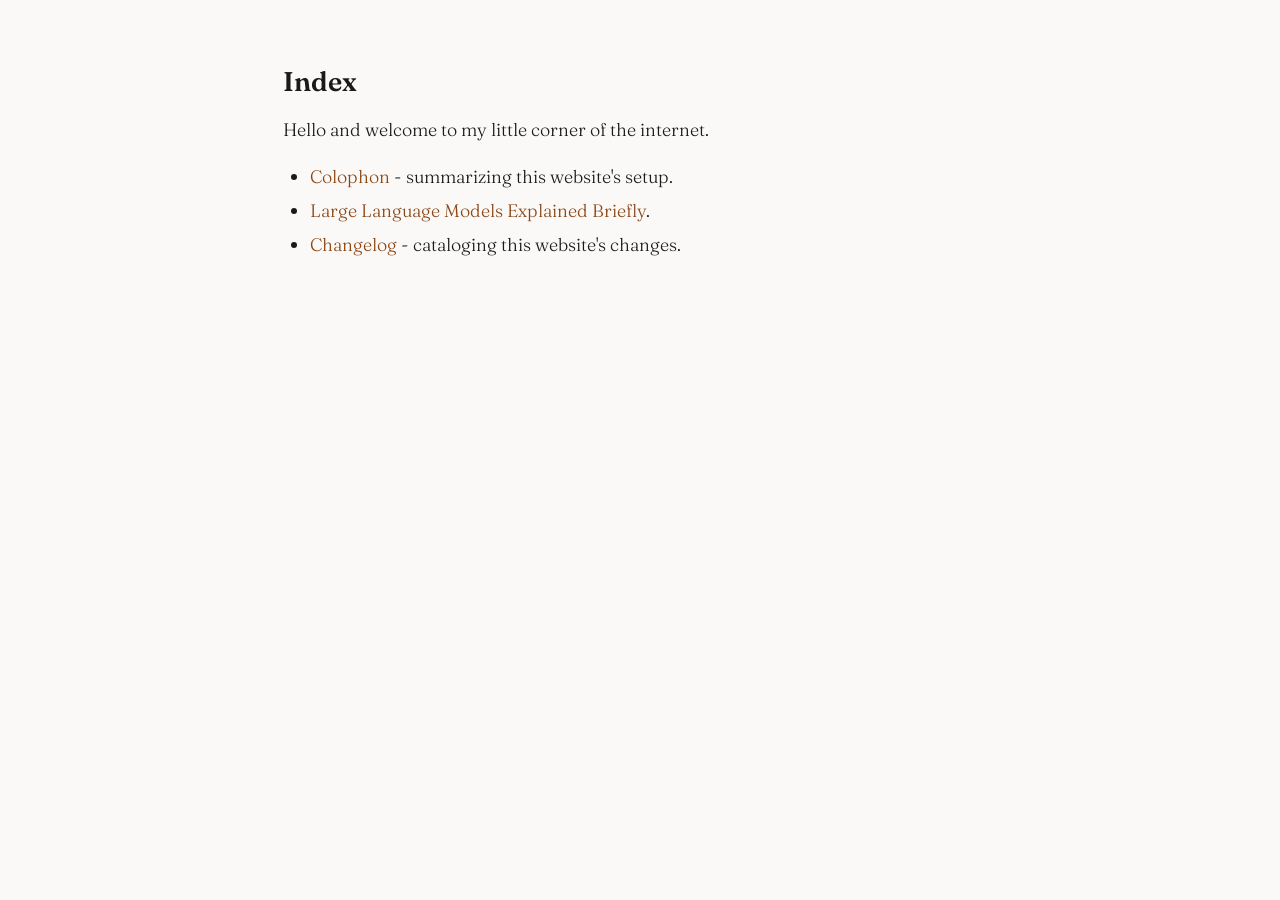
<file: index.html>
<?xml version="1.0" encoding="utf-8"?>
<!DOCTYPE html PUBLIC "-//W3C//DTD XHTML 1.0 Strict//EN"
"http://www.w3.org/TR/xhtml1/DTD/xhtml1-strict.dtd">
<html xmlns="http://www.w3.org/1999/xhtml" lang="en" xml:lang="en">
<head>
<meta http-equiv="Content-Type" content="text/html;charset=utf-8" />
<meta name="viewport" content="width=device-width, initial-scale=1" />
<title>Index</title>
<meta name="generator" content="Org Mode" />
<link rel="stylesheet" href="/css/style.css">
</head>
<body>
<div id="content" class="content">
<h1 class="title">Index</h1>
<p>
Hello and welcome to my little corner of the internet.
</p>

<ul class="org-ul">
<li><a href="colophon.html">Colophon</a> - summarizing this website's setup.</li>
<li><a href="large-language-models-explained-briefly.html">Large Language Models Explained Briefly</a>.</li>
<li><a href="changelog.html">Changelog</a> - cataloging this website's changes.</li>
</ul>
</div>
</body>
</html>
</file>
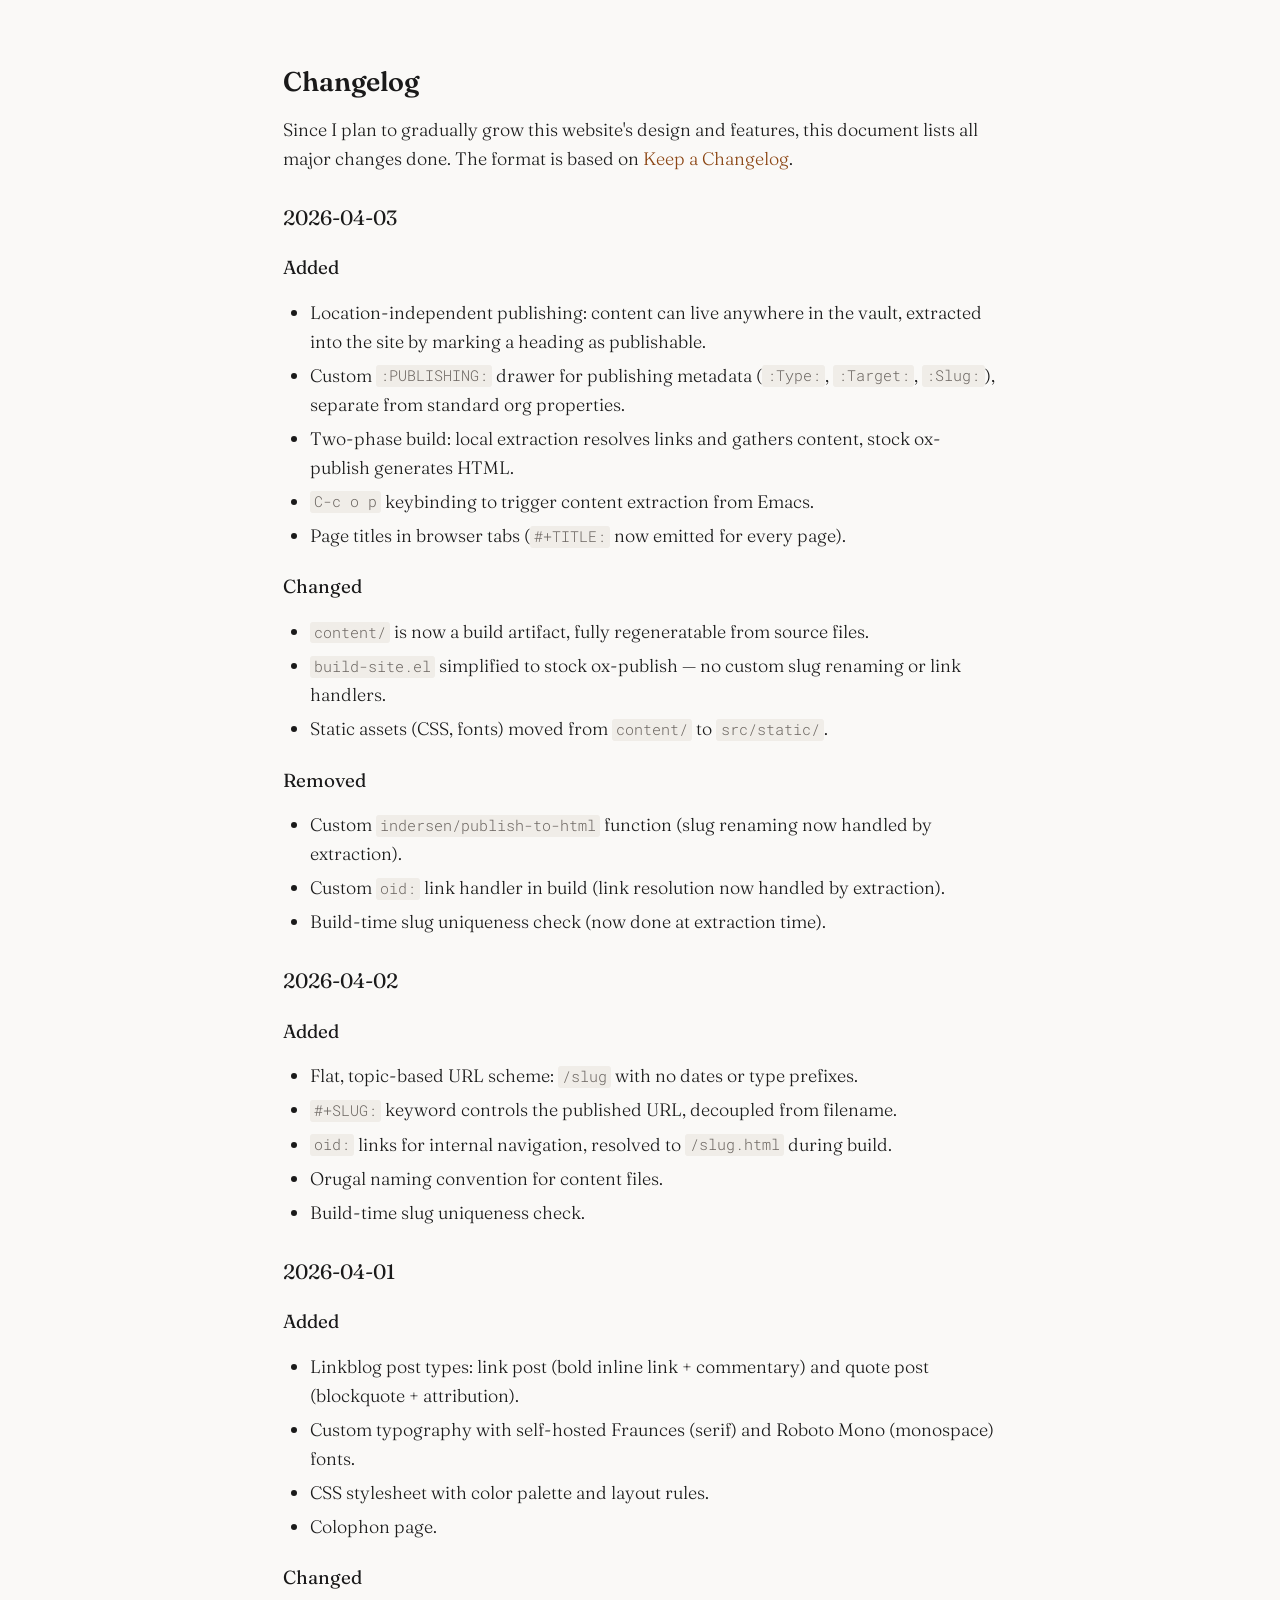
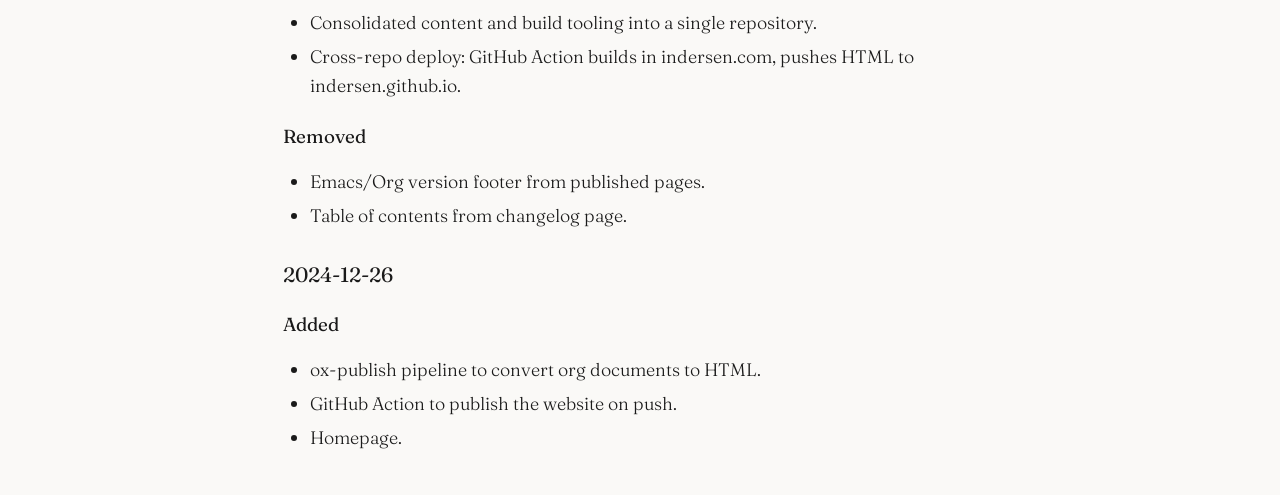
<file: changelog.html>
<?xml version="1.0" encoding="utf-8"?>
<!DOCTYPE html PUBLIC "-//W3C//DTD XHTML 1.0 Strict//EN"
"http://www.w3.org/TR/xhtml1/DTD/xhtml1-strict.dtd">
<html xmlns="http://www.w3.org/1999/xhtml" lang="en" xml:lang="en">
<head>
<meta http-equiv="Content-Type" content="text/html;charset=utf-8" />
<meta name="viewport" content="width=device-width, initial-scale=1" />
<title>Changelog</title>
<meta name="generator" content="Org Mode" />
<link rel="stylesheet" href="/css/style.css">
</head>
<body>
<div id="content" class="content">
<h1 class="title">Changelog</h1>
<p>
Since I plan to gradually grow this website's design and features, this document lists all major changes done. The format is based on <a href="https://keepachangelog.com/en/1.1.0/">Keep a Changelog</a>.
</p>

<div id="outline-container-org7e2fa8f" class="outline-2">
<h2 id="org7e2fa8f">2026-04-03</h2>
<div class="outline-text-2" id="text-org7e2fa8f">
</div>
<div id="outline-container-org71f90a2" class="outline-3">
<h3 id="org71f90a2">Added</h3>
<div class="outline-text-3" id="text-org71f90a2">
<ul class="org-ul">
<li>Location-independent publishing: content can live anywhere in the vault, extracted into the site by marking a heading as publishable.</li>
<li>Custom <code>:PUBLISHING:</code> drawer for publishing metadata (<code>:Type:</code>, <code>:Target:</code>, <code>:Slug:</code>), separate from standard org properties.</li>
<li>Two-phase build: local extraction resolves links and gathers content, stock ox-publish generates HTML.</li>
<li><code>C-c o p</code> keybinding to trigger content extraction from Emacs.</li>
<li>Page titles in browser tabs (<code>#+TITLE:</code> now emitted for every page).</li>
</ul>
</div>
</div>
<div id="outline-container-org9664738" class="outline-3">
<h3 id="org9664738">Changed</h3>
<div class="outline-text-3" id="text-org9664738">
<ul class="org-ul">
<li><code>content/</code> is now a build artifact, fully regeneratable from source files.</li>
<li><code>build-site.el</code> simplified to stock ox-publish &#x2014; no custom slug renaming or link handlers.</li>
<li>Static assets (CSS, fonts) moved from <code>content/</code> to <code>src/static/</code>.</li>
</ul>
</div>
</div>
<div id="outline-container-org204519e" class="outline-3">
<h3 id="org204519e">Removed</h3>
<div class="outline-text-3" id="text-org204519e">
<ul class="org-ul">
<li>Custom <code>indersen/publish-to-html</code> function (slug renaming now handled by extraction).</li>
<li>Custom <code>oid:</code> link handler in build (link resolution now handled by extraction).</li>
<li>Build-time slug uniqueness check (now done at extraction time).</li>
</ul>
</div>
</div>
</div>

<div id="outline-container-orga6b5bd9" class="outline-2">
<h2 id="orga6b5bd9">2026-04-02</h2>
<div class="outline-text-2" id="text-orga6b5bd9">
</div>
<div id="outline-container-org31fea89" class="outline-3">
<h3 id="org31fea89">Added</h3>
<div class="outline-text-3" id="text-org31fea89">
<ul class="org-ul">
<li>Flat, topic-based URL scheme: <code>/slug</code> with no dates or type prefixes.</li>
<li><code>#+SLUG:</code> keyword controls the published URL, decoupled from filename.</li>
<li><code>oid:</code> links for internal navigation, resolved to <code>/slug.html</code> during build.</li>
<li>Orugal naming convention for content files.</li>
<li>Build-time slug uniqueness check.</li>
</ul>
</div>
</div>
</div>

<div id="outline-container-org1ca4ef2" class="outline-2">
<h2 id="org1ca4ef2">2026-04-01</h2>
<div class="outline-text-2" id="text-org1ca4ef2">
</div>
<div id="outline-container-org0bdecd6" class="outline-3">
<h3 id="org0bdecd6">Added</h3>
<div class="outline-text-3" id="text-org0bdecd6">
<ul class="org-ul">
<li>Linkblog post types: link post (bold inline link + commentary) and quote post (blockquote + attribution).</li>
<li>Custom typography with self-hosted Fraunces (serif) and Roboto Mono (monospace) fonts.</li>
<li>CSS stylesheet with color palette and layout rules.</li>
<li>Colophon page.</li>
</ul>
</div>
</div>
<div id="outline-container-orgcf306fe" class="outline-3">
<h3 id="orgcf306fe">Changed</h3>
<div class="outline-text-3" id="text-orgcf306fe">
<ul class="org-ul">
<li>Consolidated content and build tooling into a single repository.</li>
<li>Cross-repo deploy: GitHub Action builds in indersen.com, pushes HTML to indersen.github.io.</li>
</ul>
</div>
</div>
<div id="outline-container-org126d984" class="outline-3">
<h3 id="org126d984">Removed</h3>
<div class="outline-text-3" id="text-org126d984">
<ul class="org-ul">
<li>Emacs/Org version footer from published pages.</li>
<li>Table of contents from changelog page.</li>
</ul>
</div>
</div>
</div>

<div id="outline-container-orgfcf3239" class="outline-2">
<h2 id="orgfcf3239">2024-12-26</h2>
<div class="outline-text-2" id="text-orgfcf3239">
</div>
<div id="outline-container-org660f10c" class="outline-3">
<h3 id="org660f10c">Added</h3>
<div class="outline-text-3" id="text-org660f10c">
<ul class="org-ul">
<li>ox-publish pipeline to convert org documents to HTML.</li>
<li>GitHub Action to publish the website on push.</li>
<li>Homepage.</li>
</ul>
</div>
</div>
</div>
</div>
</body>
</html>
</file>
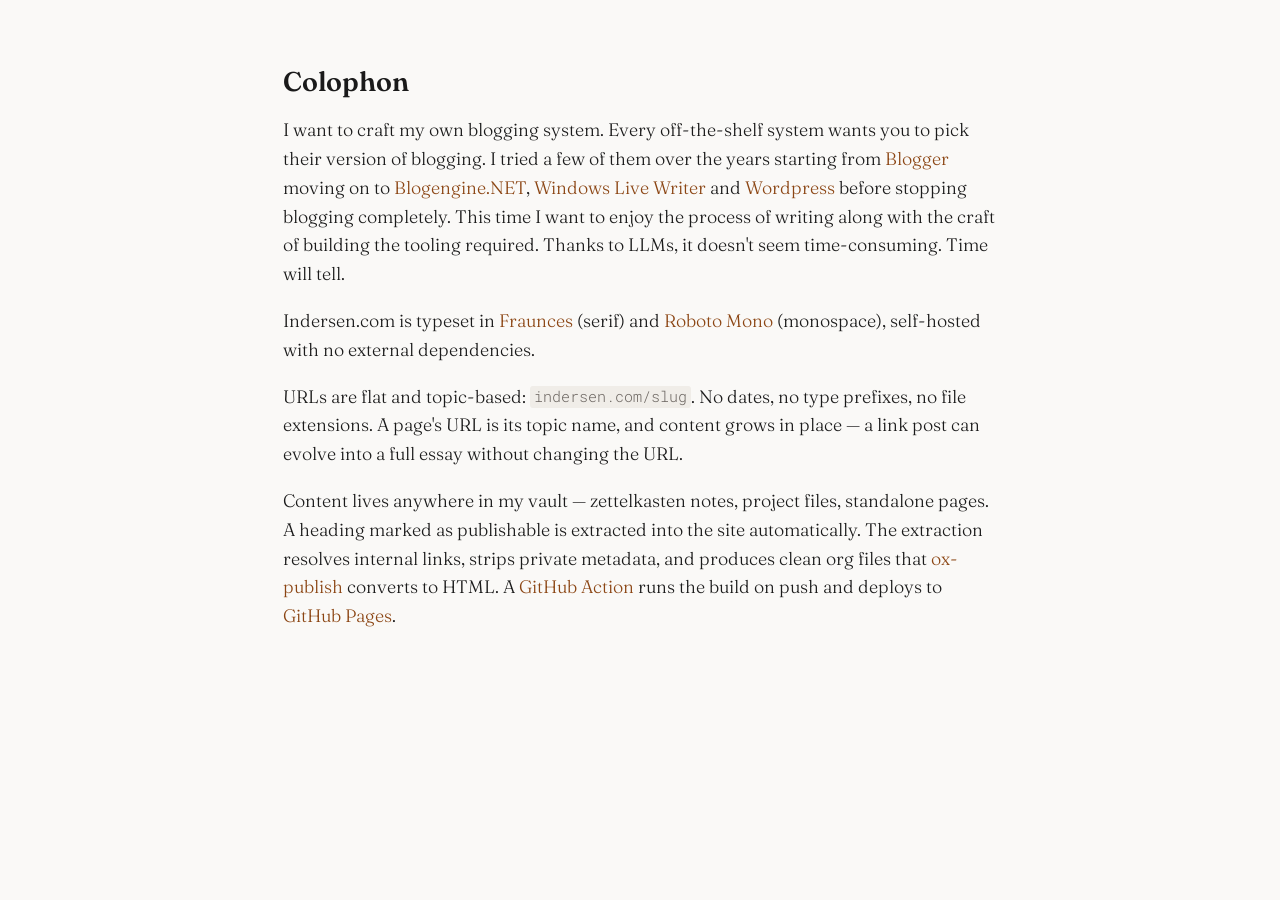
<file: colophon.html>
<?xml version="1.0" encoding="utf-8"?>
<!DOCTYPE html PUBLIC "-//W3C//DTD XHTML 1.0 Strict//EN"
"http://www.w3.org/TR/xhtml1/DTD/xhtml1-strict.dtd">
<html xmlns="http://www.w3.org/1999/xhtml" lang="en" xml:lang="en">
<head>
<meta http-equiv="Content-Type" content="text/html;charset=utf-8" />
<meta name="viewport" content="width=device-width, initial-scale=1" />
<title>Colophon</title>
<meta name="generator" content="Org Mode" />
<link rel="stylesheet" href="/css/style.css">
</head>
<body>
<div id="content" class="content">
<h1 class="title">Colophon</h1>
<p>
I want to craft my own blogging system. Every off-the-shelf system wants you to pick their version of blogging. I tried a few of them over the years starting from <a href="https://www.blogger.com">Blogger</a> moving on to <a href="https://blogengine.io/">Blogengine.NET</a>, <a href="https://en.wikipedia.org/wiki/Windows_Live_Writer">Windows Live Writer</a> and <a href="https://wordpress.com/">Wordpress</a> before stopping blogging completely. This time I want to enjoy the process of writing along with the craft of building the tooling required. Thanks to LLMs, it doesn't seem time-consuming. Time will tell.
</p>

<p>
Indersen.com is typeset in <a href="https://github.com/undercasetype/Fraunces">Fraunces</a> (serif) and <a href="https://fonts.google.com/specimen/Roboto+Mono">Roboto Mono</a> (monospace), self-hosted with no external dependencies.
</p>

<p>
URLs are flat and topic-based: <code>indersen.com/slug</code>. No dates, no type prefixes, no file extensions. A page's URL is its topic name, and content grows in place &#x2014; a link post can evolve into a full essay without changing the URL.
</p>

<p>
Content lives anywhere in my vault &#x2014; zettelkasten notes, project files, standalone pages. A heading marked as publishable is extracted into the site automatically. The extraction resolves internal links, strips private metadata, and produces clean org files that <a href="https://orgmode.org/manual/Publishing.html">ox-publish</a> converts to HTML. A <a href="https://github.com/features/actions">GitHub Action</a> runs the build on push and deploys to <a href="https://pages.github.com/">GitHub Pages</a>.
</p>
</div>
</body>
</html>
</file>
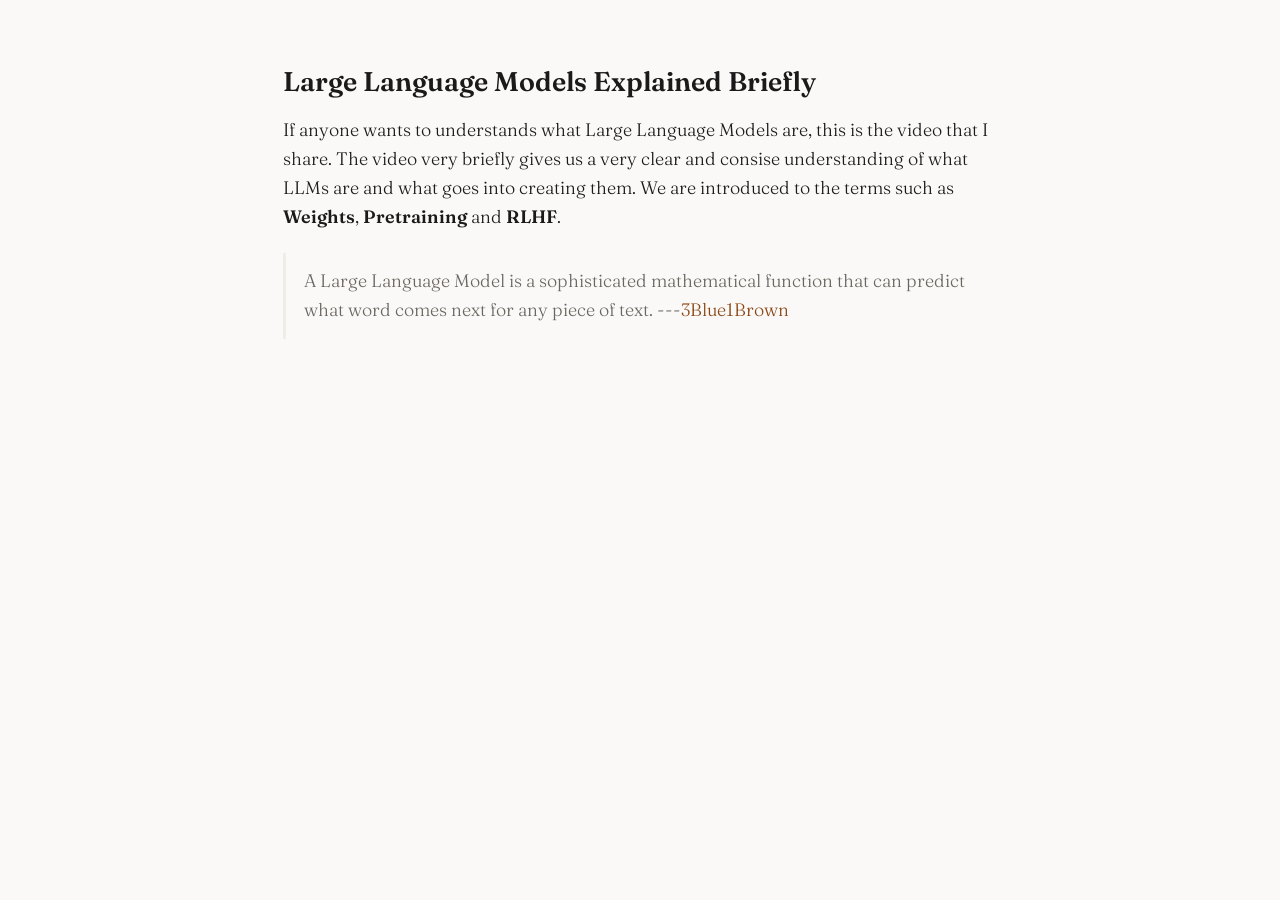
<file: large-language-models-explained-briefly.html>
<?xml version="1.0" encoding="utf-8"?>
<!DOCTYPE html PUBLIC "-//W3C//DTD XHTML 1.0 Strict//EN"
"http://www.w3.org/TR/xhtml1/DTD/xhtml1-strict.dtd">
<html xmlns="http://www.w3.org/1999/xhtml" lang="en" xml:lang="en">
<head>
<meta http-equiv="Content-Type" content="text/html;charset=utf-8" />
<meta name="viewport" content="width=device-width, initial-scale=1" />
<title>Large Language Models Explained Briefly</title>
<meta name="generator" content="Org Mode" />
<link rel="stylesheet" href="/css/style.css">
</head>
<body>
<div id="content" class="content">
<h1 class="title">Large Language Models Explained Briefly</h1>
<p>
If anyone wants to understands what Large Language Models are, this is the video that I share. The video very briefly gives us a very clear and consise understanding of what LLMs are and what goes into creating them. We are introduced to the terms such as <b><b>Weights</b></b>, <b><b>Pretraining</b></b> and <b><b>RLHF</b></b>.
</p>
<blockquote>
<p>
A Large Language Model is a sophisticated mathematical function that can predict what word comes next for any piece of text.  ---<a href="https://www.youtube.com/watch?v=LPZh9BOjkQs">3Blue1Brown</a>
</p>
</blockquote>
</div>
</body>
</html>
</file>
<file: css/style.css>
/* indersen.com — Typography & Layout
   Spec: src/typography.org */

/* --- Self-hosted fonts --- */
@font-face {
  font-family: 'Fraunces';
  font-style: normal;
  font-weight: 300 600;
  font-display: swap;
  src: url('/fonts/fraunces-latin-normal.woff2') format('woff2');
  unicode-range: U+0000-00FF, U+0131, U+0152-0153, U+02BB-02BC, U+02C6, U+02DA, U+02DC, U+0304, U+0308, U+0329, U+2000-206F, U+20AC, U+2122, U+2191, U+2193, U+2212, U+2215, U+FEFF, U+FFFD;
}

@font-face {
  font-family: 'Fraunces';
  font-style: italic;
  font-weight: 300 400;
  font-display: swap;
  src: url('/fonts/fraunces-latin-italic.woff2') format('woff2');
  unicode-range: U+0000-00FF, U+0131, U+0152-0153, U+02BB-02BC, U+02C6, U+02DA, U+02DC, U+0304, U+0308, U+0329, U+2000-206F, U+20AC, U+2122, U+2191, U+2193, U+2212, U+2215, U+FEFF, U+FFFD;
}

@font-face {
  font-family: 'Roboto Mono';
  font-style: normal;
  font-weight: 300 700;
  font-display: swap;
  src: url('/fonts/roboto-mono-latin-normal.woff2') format('woff2');
  unicode-range: U+0000-00FF, U+0131, U+0152-0153, U+02BB-02BC, U+02C6, U+02DA, U+02DC, U+0304, U+0308, U+0329, U+2000-206F, U+20AC, U+2122, U+2191, U+2193, U+2212, U+2215, U+FEFF, U+FFFD;
}

@font-face {
  font-family: 'Roboto Mono';
  font-style: italic;
  font-weight: 300 700;
  font-display: swap;
  src: url('/fonts/roboto-mono-latin-italic.woff2') format('woff2');
  unicode-range: U+0000-00FF, U+0131, U+0152-0153, U+02BB-02BC, U+02C6, U+02DA, U+02DC, U+0304, U+0308, U+0329, U+2000-206F, U+20AC, U+2122, U+2191, U+2193, U+2212, U+2215, U+FEFF, U+FFFD;
}

/* --- Color variables --- */
:root {
  --color-default: #1a1a1a;
  --color-strong: #1a1a1a;
  --color-faded: #6b6560;
  --color-salient: #8b4513;
  --color-popout: #c05020;
  --color-subtle: #f0ede8;
  --color-critical-fg: #ffffff;
  --color-critical-bg: #c0392b;
  --color-bg: #faf9f7;
  --spacing-rule: 1.5em;
}

/* --- Base --- */
html {
  font-size: 18px;
}

body {
  font-family: 'Fraunces', Georgia, serif;
  font-weight: 300;
  line-height: 1.6;
  color: var(--color-default);
  background: var(--color-bg);
  margin: 0;
  padding: 0;
}

/* --- Layout --- */
#content, #postamble {
  max-width: 65ch;
  margin: 0 auto;
  padding: 24px;
}

/* --- Headings --- */
h1, .title {
  font-size: 1.5rem;
  font-weight: 600;
  line-height: 1.25;
  color: var(--color-strong);
  margin-top: 1.5em;
  margin-bottom: 0.5em;
}

h2 {
  font-size: 1.15rem;
  font-weight: 400;
  line-height: 1.3;
  color: var(--color-strong);
  margin-top: 1.5em;
  margin-bottom: 0.4em;
}

h3 {
  font-size: 1.05rem;
  font-weight: 400;
  line-height: 1.3;
  color: var(--color-strong);
  margin-top: 1.3em;
  margin-bottom: 0.3em;
}

h4, h5, h6 {
  font-size: 1rem;
  font-weight: 400;
  line-height: 1.3;
  color: var(--color-strong);
}

/* --- Body text --- */
p, li, dd, dt {
  font-size: 1rem;
  line-height: 1.6;
}

/* --- Links --- */
a {
  color: var(--color-salient);
  font-weight: 300;
  text-decoration: none;
}

a:hover {
  text-decoration: underline;
}

/* --- Secondary / faded text --- */
.subtitle, .timestamp, .tag, #postamble, .footref, .footpara {
  font-size: 0.85rem;
  color: var(--color-faded);
  font-weight: 300;
}

/* --- Code --- */
code, .org-src-container pre {
  font-family: 'Roboto Mono', monospace;
  font-size: 0.82rem;
  color: var(--color-faded);
  background: var(--color-subtle);
}

code {
  font-size: 0.82em;
  padding: 0.1em 0.3em;
  border-radius: 3px;
}

.org-src-container pre, pre.example {
  font-family: 'Roboto Mono', monospace;
  font-size: 0.82rem;
  line-height: 1.5;
  color: var(--color-faded);
  background: var(--color-subtle);
  padding: 1em;
  border-radius: 4px;
  overflow-x: auto;
  border: none;
}

/* --- Blockquotes --- */
blockquote {
  border-left: 3px solid var(--color-subtle);
  margin: 1.2em 0;
  padding: 0.4em 1em;
  color: var(--color-faded);
  font-weight: 300;
}

blockquote p {
  margin: 0.4em 0;
}

/* --- Tables --- */
table {
  border-collapse: collapse;
  margin: 1em 0;
  font-size: 0.9rem;
}

th, td {
  padding: 0.4em 0.8em;
  border: 1px solid var(--color-subtle);
  text-align: left;
}

th {
  font-weight: 400;
  color: var(--color-strong);
  background: var(--color-subtle);
}

/* --- Table of contents --- */
#table-of-contents {
  font-size: 0.9rem;
  margin: 1.5em 0;
}

#table-of-contents h2 {
  font-size: 1rem;
}

/* --- Postamble (footer) --- */
#postamble {
  margin-top: 3em;
  padding-top: 1em;
  border-top: 1px solid var(--color-subtle);
}

/* --- Lists --- */
ul, ol {
  padding-left: 1.5em;
}

li {
  margin-bottom: 0.3em;
}

/* --- Images --- */
img {
  max-width: 100%;
  height: auto;
}

/* --- Post footer (linkblog timestamp) --- */
.post-footer {
  margin-top: var(--spacing-rule);
  padding-top: var(--spacing-rule);
  border-top: 1px solid var(--color-subtle);
  font-size: 0.85rem;
  color: var(--color-faded);
}

.post-footer p {
  margin: 0;
}

/* --- Mobile --- */
@media (max-width: 600px) {
  html {
    font-size: 16px;
  }

  h1, .title {
    font-size: 1.3rem;
  }

  #content, #postamble {
    padding: 16px;
  }
}
</file>
